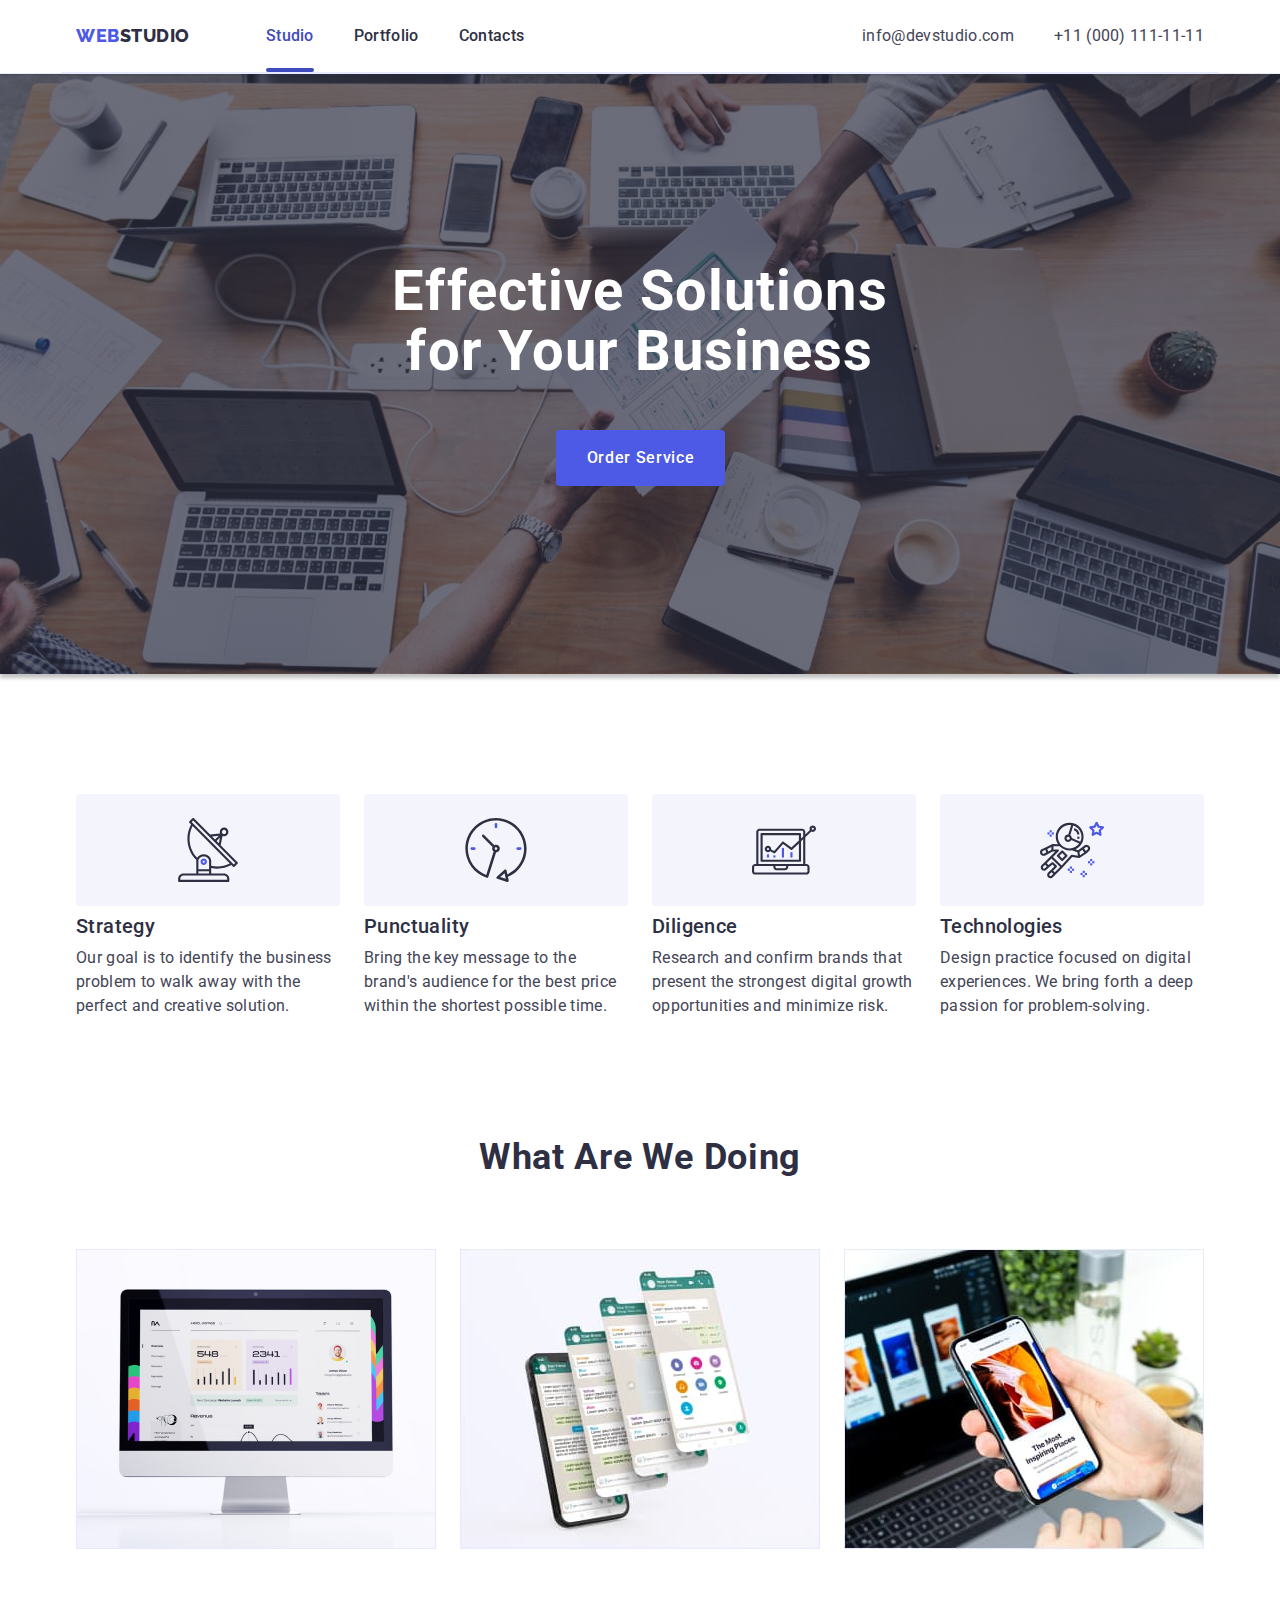
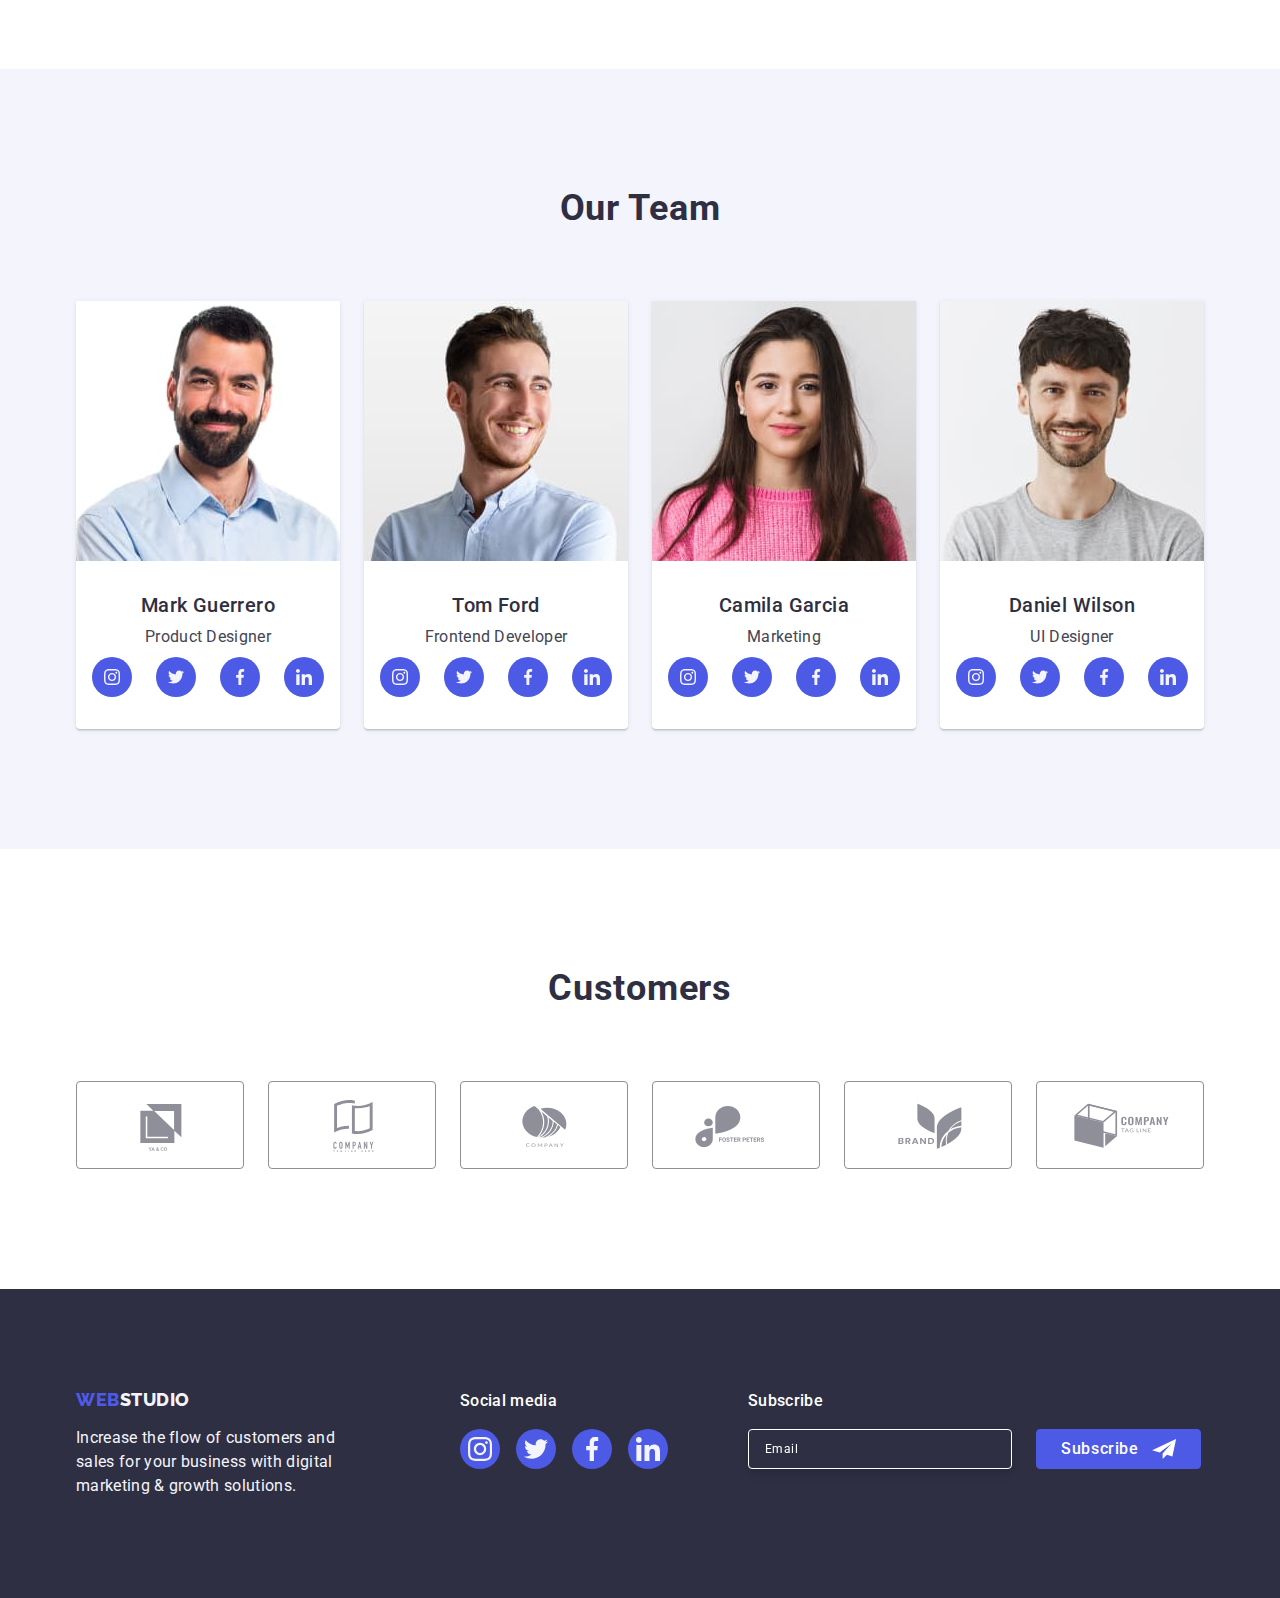
<file: index.html>
<!DOCTYPE html>
<html lang="en">
  <head>
    <meta charset="UTF-8" />
    <meta http-equiv="X-UA-Compatible" content="IE=edge" />
    <meta name="viewport" content="width=device-width, initial-scale=1.0" />
    <title>WebStudio</title>
    <link rel="preconnect" href="https://fonts.googleapis.com" />
    <link rel="preconnect" href="https://fonts.gstatic.com" crossorigin />
    <link
      href="https://fonts.googleapis.com/css2?family=Raleway:wght@900&family=Roboto:wght@400;500;700;900&display=swap"
      rel="stylesheet"
    />
    <link
      rel="stylesheet"
      href="https://cdn.jsdelivr.net/npm/modern-normalize@1.1.0/modern-normalize.min.css"
    />
    <link rel="stylesheet" href="css/styles.css" />
  </head>
  <body class="body">
    <!-- Header section -->
    <header class="header">
      <div class="header-container container">
        <nav class="menu-nav">
          <a class="logo link" href="./index.html">
            Web<span class="logo-dark">Studio</span></a
          >
          <ul class="menu-list list">
            <li>
              <a class="menu-link current link" href="./index.html">Studio</a>
            </li>
            <li>
              <a class="menu-link link" href="./portfolio.html">Portfolio</a>
            </li>
            <li><a class="menu-link link" href="">Contacts</a></li>
          </ul>
        </nav>
        <address class="address">
          <ul class="address-list list">
            <li>
              <a class="address-link link" href="mailto:info@devstudio.com"
                >info@devstudio.com</a
              >
            </li>
            <li>
              <a class="address-link link" href="tel:+110001111111"
                >+11 (000) 111-11-11</a
              >
            </li>
          </ul>
        </address>
      </div>
    </header>
    <!-- Main section -->
    <main>
      <!-- Hero section -->
      <section class="hero hero-section">
        <div class="hero-container container">
          <h1 class="title-hero">Effective Solutions for Your Business</h1>
          <button class="hero-button" type="button" data-modal-open>
            Order Service
          </button>
        </div>
      </section>
      <div class="backdrop is-hidden" data-modal>
        <div class="modal">
          <button class="modal-btn" data-modal-close>
            <svg class="modal-icon" width="8" height="8">
              <use href="./images/icons.svg#icon-cross"></use>
            </svg>
          </button>
          <strong class="modal-form-name"
            >Leave your contacts and we will call you back
          </strong>
          <form class="modal-form" name="order-form">
            <label class="modal-form-label" for="user_name">Name</label>
            <div class="modal-form-field">
              <input
                class="modal-form-input"
                type="text"
                name="user_name"
                id="user_name"
              />
              <svg class="modal-form-icon" width="18" height="24">
                <use href="./images/icons.svg#icon-user"></use>
              </svg>
            </div>
            <label class="modal-form-label" for="user_phone">Phone</label>
            <div class="modal-form-field">
              <input
                class="modal-form-input"
                type="tel"
                name="user_phone"
                id="user_phone"
              />
              <svg class="modal-form-icon" width="18" height="24">
                <use href="./images/icons.svg#icon-phone"></use>
              </svg>
            </div>
            <label class="modal-form-label" for="user_email">Email</label>
            <div class="modal-form-field">
              <input
                class="modal-form-input"
                type="email"
                name="user_email"
                id="user_email"
              />
              <svg class="modal-form-icon" width="18" height="24">
                <use href="./images/icons.svg#icon-email"></use>
              </svg>
            </div>
            <label class="modal-form-label" for="user_message">Comment</label>
            <textarea
              class="modal-form-message"
              name="user_message"
              rows="8"
              id="user_message"
              placeholder="Text input"
            ></textarea>
            <label class="modal-form-agreement" for="user_agreement">
              <input
                class="modal-form-agreement-box"
                type="checkbox"
                name="user_agreement"
                id="user_agreement"
              />
              <span class="modal-form-agreement-text"
                >I accept the terms and conditions of the
                <a class="modal-form-agreement-link" href=""
                  >Privacy Policy</a
                ></span
              >
            </label>
            <button class="form-button" type="submit">Send</button>
          </form>
        </div>
      </div>
      <section class="advantages-section section">
        <!-- Our advantages -->
        <div class="advantages-container container">
          <h2 class="title-section visually-hidden" hidden>Our advantages</h2>
          <ul class="advantages-icons list">
            <li class="advantages-item">
              <div class="advantages-item-container">
                <svg class="advantages-icon" width="64" height="64">
                  <use href="./images/icons.svg#icon-antenna"></use>
                </svg>
              </div>
            </li>
            <li class="advantages-item">
              <div class="advantages-item-container">
                <svg class="advantages-icon" width="64" height="64">
                  <use href="./images/icons.svg#icon-clock"></use>
                </svg>
              </div>
            </li>
            <li class="advantages-item">
              <div class="advantages-item-container">
                <svg class="advantages-icon" width="64" height="64">
                  <use href="./images/icons.svg#icon-diagram"></use>
                </svg>
              </div>
            </li>
            <li class="advantages-item">
              <div class="advantages-item-container">
                <svg class="advantages-icon" width="64" height="64">
                  <use href="./images/icons.svg#icon-astronaut"></use>
                </svg>
              </div>
            </li>
          </ul>
          <ul class="advantages-list list">
            <li class="advantages-item">
              <h3 class="advantages-subtitle-item">Strategy</h3>
              <p class="advantages-text">
                Our goal is to identify the business problem to walk away with
                the perfect and creative solution.
              </p>
            </li>
            <li class="advantages-item">
              <h3 class="advantages-subtitle-item">Punctuality</h3>
              <p class="advantages-text">
                Bring the key message to the brand's audience for the best price
                within the shortest possible time.
              </p>
            </li>
            <li class="advantages-item">
              <h3 class="advantages-subtitle-item">Diligence</h3>
              <p class="advantages-text">
                Research and confirm brands that present the strongest digital
                growth opportunities and minimize risk.
              </p>
            </li>
            <li class="advantages-item">
              <h3 class="advantages-subtitle-item">Technologies</h3>
              <p class="advantages-text">
                Design practice focused on digital experiences. We bring forth a
                deep passion for problem-solving.
              </p>
            </li>
          </ul>
        </div>
      </section>
      <!--What are we doing -->
      <section class="whatdoing-section section">
        <div class="container">
          <h2 class="title-section">What are we doing</h2>
          <ul class="whatdoing-list list">
            <li class="whatdoing-item whatdoing-item">
              <img src="./images/websites.jpg" alt="Websites" width="360" />
            </li>
            <li class="whatdoing-item whatdoing-item">
              <img
                src="./images/socialmedia.jpg"
                alt="Socialmedia"
                width="360"
              />
            </li>
            <li class="whatdoing-item whatdoing-item">
              <img src="./images/app.jpg" alt="App" width="360" />
            </li>
          </ul>
        </div>
      </section>
      <section class="section-team section">
        <div class="container">
          <!-- Our Team -->
          <h2 class="title-section">Our Team</h2>
          <ul class="team-list list">
            <li class="team-item">
              <img src="./images/mark.jpg" alt="Mark Guerrero" width="264" />
              <div class="team-card-content">
                <h3 class="team-subtitle-item">Mark Guerrero</h3>
                <p class="team-text">Product Designer</p>
                <ul class="social-icons-list list">
                  <li class="social-item">
                    <a
                      href="https://www.instagram.com/"
                      target="_blank"
                      rel="noopener noreferrer"
                      class="social-link link"
                      aria-label="icon instagram"
                      ><svg class="social-icon" width="16" height="16">
                        <use href="./images/icons.svg#icon-instagram"></use>
                      </svg>
                    </a>
                  </li>
                  <li class="social-item">
                    <a
                      class="social-link link"
                      href="https://twitter.com/"
                      target="_blank"
                      rel="noopener noreferrer"
                      aria-label="icon twitter"
                      ><svg class="social-icon" width="16" height="16">
                        <use href="./images/icons.svg#icon-twitter"></use>
                      </svg>
                    </a>
                  </li>
                  <li class="social-item">
                    <a
                      class="social-link link"
                      href="https://www.facebook.com/"
                      target="_blank"
                      rel="noopener noreferrer"
                      aria-label="icon facebook"
                      ><svg class="social-icon" width="16" height="16">
                        <use href="./images/icons.svg#icon-facebook"></use>
                      </svg>
                    </a>
                  </li>
                  <li class="social-item">
                    <a
                      class="social-link link"
                      href="https://www.linkedin.com/"
                      target="_blank"
                      rel="noopener noreferrer"
                      aria-label="icon linkedin"
                      ><svg class="social-icon" width="16" height="16">
                        <use href="./images/icons.svg#icon-linkedin"></use>
                      </svg>
                    </a>
                  </li>
                </ul>
              </div>
            </li>
            <li class="team-item">
              <img src="./images/tom.jpg" alt="Tom Ford" width="264" />
              <div class="team-card-content">
                <h3 class="team-subtitle-item">Tom Ford</h3>
                <p class="team-text">Frontend Developer</p>
                <ul class="social-icons-list list">
                  <li class="social-item">
                    <a
                      class="social-link link"
                      href="https://www.instagram.com/"
                      target="_blank"
                      rel="noopener noreferrer"
                      aria-label="icon antenna"
                      ><svg class="social-icon" width="16" height="16">
                        <use href="./images/icons.svg#icon-instagram"></use>
                      </svg>
                    </a>
                  </li>
                  <li class="social-item">
                    <a
                      class="social-link link"
                      href="https://twitter.com/"
                      target="_blank"
                      rel="noopener noreferrer"
                      aria-label="icon clock"
                      ><svg class="social-icon" width="16" height="16">
                        <use href="./images/icons.svg#icon-twitter"></use>
                      </svg>
                    </a>
                  </li>
                  <li class="social-item">
                    <a
                      class="social-link link"
                      href="https://www.facebook.com/"
                      target="_blank"
                      rel="noopener noreferrer"
                      aria-label="icon diagram"
                      ><svg class="social-icon" width="16" height="16">
                        <use href="./images/icons.svg#icon-facebook"></use>
                      </svg>
                    </a>
                  </li>
                  <li class="social-item">
                    <a
                      class="social-link link"
                      href="https://www.linkedin.com/"
                      target="_blank"
                      rel="noopener noreferrer"
                      aria-label="icon astronaut"
                      ><svg class="social-icon" width="16" height="16">
                        <use href="./images/icons.svg#icon-linkedin"></use>
                      </svg>
                    </a>
                  </li>
                </ul>
              </div>
            </li>
            <li class="team-item">
              <img src="./images/camila.jpg" alt="Camila Garcia" width="264" />
              <div class="team-card-content">
                <h3 class="team-subtitle-item">Camila Garcia</h3>
                <p class="team-text">Marketing</p>
                <ul class="social-icons-list list">
                  <li class="social-item">
                    <a
                      class="social-link link"
                      href="https://www.instagram.com/"
                      target="_blank"
                      rel="noopener noreferrer"
                      aria-label="icon antenna"
                      ><svg class="social-icon" width="16" height="16">
                        <use href="./images/icons.svg#icon-instagram"></use>
                      </svg>
                    </a>
                  </li>
                  <li class="social-item">
                    <a
                      class="social-link link"
                      href="https://twitter.com/"
                      target="_blank"
                      rel="noopener noreferrer"
                      aria-label="icon clock"
                      ><svg class="social-icon" width="16" height="16">
                        <use href="./images/icons.svg#icon-twitter"></use>
                      </svg>
                    </a>
                  </li>
                  <li class="social-item">
                    <a
                      href="https://www.facebook.com/"
                      target="_blank"
                      rel="noopener noreferrer"
                      class="social-link link"
                      aria-label="icon diagram"
                      ><svg class="social-icon" width="16" height="16">
                        <use href="./images/icons.svg#icon-facebook"></use>
                      </svg>
                    </a>
                  </li>
                  <li class="social-item">
                    <a
                      class="social-link link"
                      href="https://www.linkedin.com/"
                      target="_blank"
                      rel="noopener noreferrer"
                      aria-label="icon astronaut"
                      ><svg class="social-icon" width="16" height="16">
                        <use href="./images/icons.svg#icon-linkedin"></use>
                      </svg>
                    </a>
                  </li>
                </ul>
              </div>
            </li>
            <li class="team-item">
              <img src="./images/daniel.jpg" alt="Daniel Wilson" width="264" />
              <div class="team-card-content">
                <h3 class="team-subtitle-item">Daniel Wilson</h3>
                <p class="team-text">UI Designer</p>
                <ul class="social-icons-list list">
                  <li class="social-item">
                    <a
                      class="social-link link"
                      href="https://www.instagram.com/"
                      target="_blank"
                      rel="noopener noreferrer"
                      aria-label="icon antenna"
                      ><svg class="social-icon" width="16" height="16">
                        <use href="./images/icons.svg#icon-instagram"></use>
                      </svg>
                    </a>
                  </li>
                  <li class="social-item">
                    <a
                      class="social-link link"
                      href="https://twitter.com/"
                      target="_blank"
                      rel="noopener noreferrer"
                      aria-label="icon clock"
                      ><svg class="social-icon" width="16" height="16">
                        <use href="./images/icons.svg#icon-twitter"></use>
                      </svg>
                    </a>
                  </li>
                  <li class="social-item">
                    <a
                      class="social-link link"
                      href="https://www.facebook.com/"
                      target="_blank"
                      rel="noopener noreferrer"
                      aria-label="icon diagram"
                      ><svg class="social-icon" width="16" height="16">
                        <use href="./images/icons.svg#icon-facebook"></use>
                      </svg>
                    </a>
                  </li>
                  <li class="social-item">
                    <a
                      class="social-link link"
                      href="https://www.linkedin.com/"
                      target="_blank"
                      rel="noopener noreferrer"
                      aria-label="icon astronaut"
                      ><svg class="social-icon" width="16" height="16">
                        <use href="./images/icons.svg#icon-linkedin"></use>
                      </svg>
                    </a>
                  </li>
                </ul>
              </div>
            </li>
          </ul>
        </div>
      </section>
      <section class="customers-section section">
        <div class="customers-container container">
          <h2 class="title-section">Customers</h2>
          <ul class="customers-list list">
            <li class="customers-item">
              <a class="customers-link" href="" aria-label="icon logo"
                ><svg class="customers-icon" width="104" height="56">
                  <use href="./images/icons.svg#icon-Logo"></use>
                </svg>
              </a>
            </li>
            <li class="customers-item">
              <a
                class="customers-link"
                href="customers-icon"
                aria-label="icon logo-1"
                ><svg class="customers-icon" width="104" height="56">
                  <use href="./images/icons.svg#icon-Logo-1"></use>
                </svg>
              </a>
            </li>
            <li class="customers-item">
              <a
                class="customers-link"
                href="customers-icon"
                aria-label="icon logo-2"
                ><svg class="customers-icon" width="104" height="56">
                  <use href="./images/icons.svg#icon-Logo-2"></use>
                </svg>
              </a>
            </li>
            <li class="customers-item">
              <a
                class="customers-link"
                href="customers-icon"
                aria-label="icon logo-3"
                ><svg class="customers-icon" width="104" height="56">
                  <use href="./images/icons.svg#icon-Logo-3"></use>
                </svg>
              </a>
            </li>
            <li class="customers-item">
              <a
                class="customers-link"
                href="customers-icon"
                aria-label="icon logo-4"
                ><svg class="customers-icon" width="104" height="56">
                  <use href="./images/icons.svg#icon-Logo-4"></use>
                </svg>
              </a>
            </li>
            <li class="customers-item">
              <a
                class="customers-link"
                href="customers-icon"
                aria-label="icon logo-5"
                ><svg class="customers-icon" width="104" height="56">
                  <use href="./images/icons.svg#icon-Logo-5"></use>
                </svg>
              </a>
            </li>
          </ul>
        </div>
      </section>
    </main>
    <!-- Footer section -->
    <footer class="footer">
      <div class="footer-container container">
        <div class="footer-left">
          <a class="footer-logo link" href="./index.html">
            Web<span class="logo-light">Studio</span></a
          >
          <p class="footer-text">
            Increase the flow of customers and sales for your business with
            digital marketing & growth solutions.
          </p>
        </div>
        <div class="footer-right">
          <p class="footer-social-text">Social media</p>
          <ul class="footer-social-icons list">
            <li class="social-item">
              <a
                class="footer-social-link link"
                href="https://www.instagram.com/"
                target="_blank"
                rel="noopener noreferrer"
                aria-label="icon instagram"
                ><svg class="social-icon" width="24" height="24">
                  <use href="./images/icons.svg#icon-instagram"></use>
                </svg>
              </a>
            </li>
            <li class="social-item">
              <a
                class="footer-social-link link"
                href="https://twitter.com/"
                target="_blank"
                rel="noopener noreferrer"
                aria-label="icon twitter"
                ><svg class="social-icon" width="24" height="24">
                  <use href="./images/icons.svg#icon-twitter"></use>
                </svg>
              </a>
            </li>
            <li class="social-item">
              <a
                class="footer-social-link link"
                href="https://www.facebook.com/"
                target="_blank"
                rel="noopener noreferrer"
                aria-label="icon facebook"
                ><svg class="social-icon" width="24" height="24">
                  <use href="./images/icons.svg#icon-facebook"></use>
                </svg>
              </a>
            </li>
            <li class="social-item">
              <a
                class="footer-social-link link"
                href="https://www.linkedin.com/"
                target="_blank"
                rel="noopener noreferrer"
                aria-label="icon linkedin"
                ><svg class="social-icon" width="24" height="24">
                  <use href="./images/icons.svg#icon-linkedin"></use>
                </svg>
              </a>
            </li>
          </ul>
        </div>
        <div class="footer-form">
          <p class="footer-form-name">Subscribe</p>
          <form class="footer-subscribe-form" name="subscribe_form">
            <label class="footer-subscribe-label" for="subscribe_email">
              <input
                class="subscribe-form-input"
                type="email"
                name="subscribe_email"
                id="subscribe_email"
                placeholder="Email"
              />
            </label>
            <button class="subscribe-button button" type="submit">
              Subscribe
              <svg class="subscribe-icon" width="24" height="20">
                <use href="./images/icons.svg#icon-icon-send"></use>
              </svg>
            </button>
          </form>
        </div>
      </div>
    </footer>
    <script src="./js/modal.js"></script>
  </body>
</html>
</file>
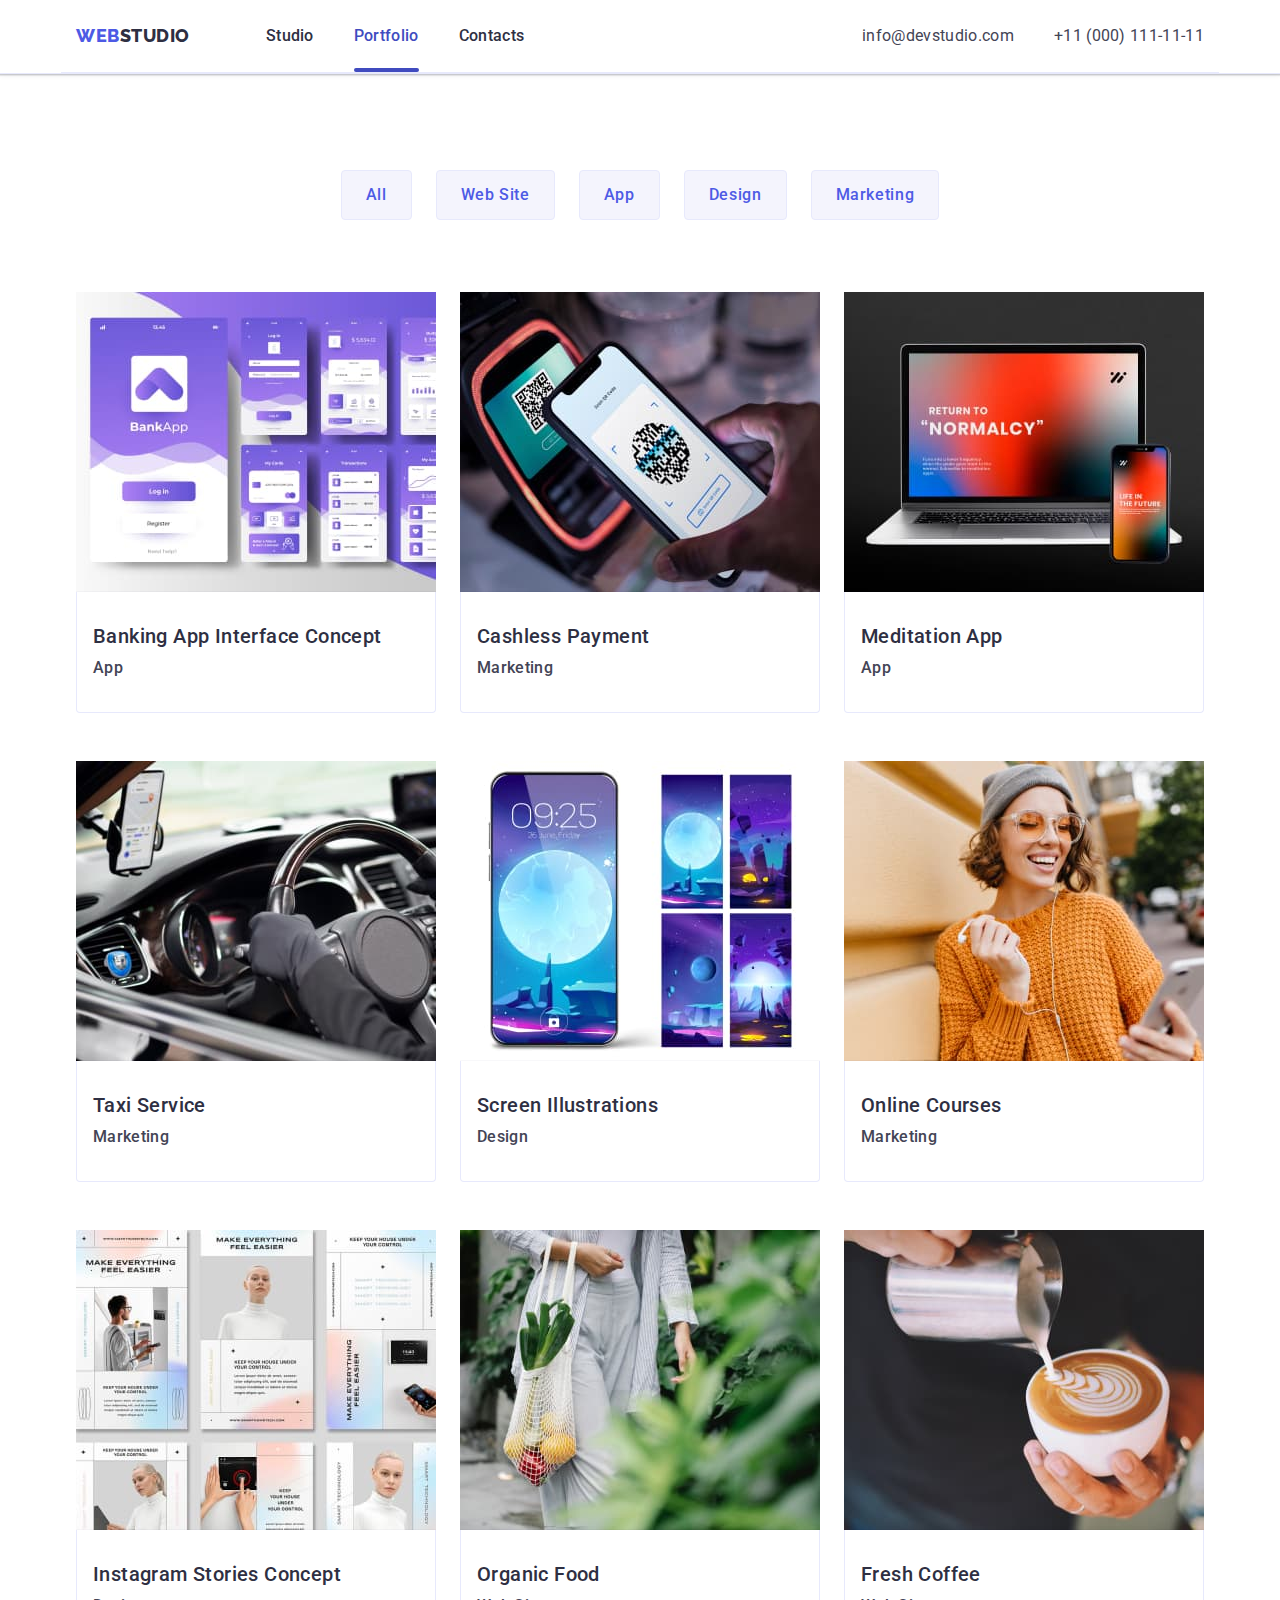
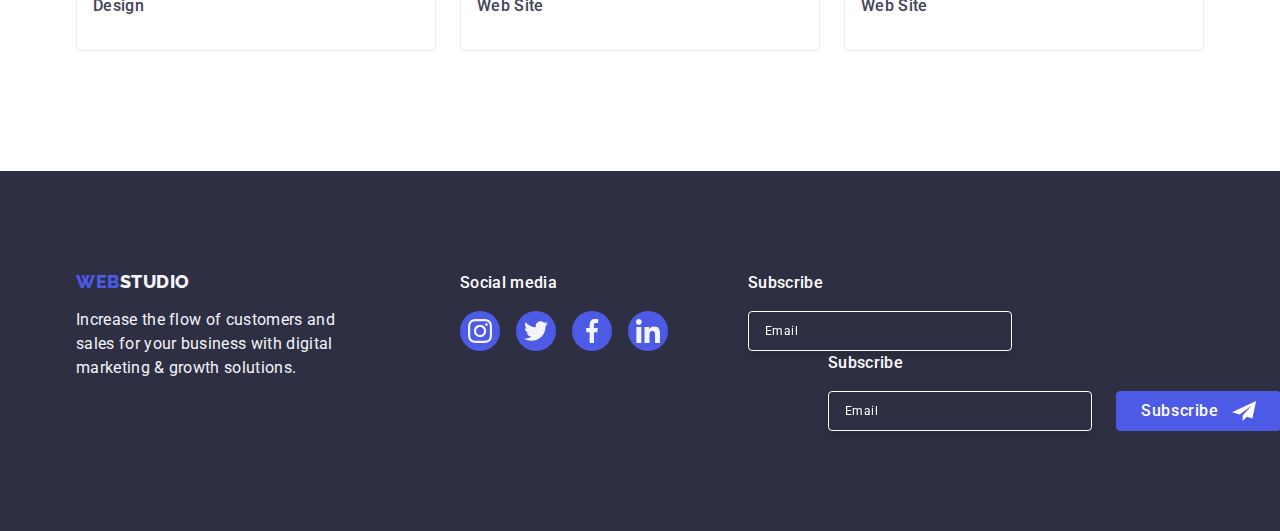
<file: portfolio.html>
<!DOCTYPE html>
<html lang="en">
  <head>
    <meta charset="UTF-8" />
    <meta http-equiv="X-UA-Compatible" content="IE=edge" />
    <meta name="viewport" content="width=device-width, initial-scale=1.0" />
    <title>Portfolio</title>
    <link rel="preconnect" href="https://fonts.googleapis.com" />
    <link rel="preconnect" href="https://fonts.gstatic.com" crossorigin />
    <link
      href="https://fonts.googleapis.com/css2?family=Raleway:wght@900&family=Roboto:wght@400;500;700;900&display=swap"
      rel="stylesheet"
    />
    <link
      rel="stylesheet"
      href="https://cdn.jsdelivr.net/npm/modern-normalize@1.1.0/modern-normalize.min.css"
    />
    <link rel="stylesheet" href="css/styles.css" />
  </head>
  <body class="body">
    <!-- Header section -->
    <header class="header">
      <div class="header-container container">
        <nav class="menu-nav">
          <a class="logo link" href="./index.html">
            Web<span class="logo-dark">Studio</span></a
          >
          <ul class="menu-list list">
            <li>
              <a class="menu-link link" href="./index.html">Studio</a>
            </li>
            <li>
              <a class="menu-link current link" href="./portfolio.html"
                >Portfolio</a
              >
            </li>
            <li><a class="menu-link link" href="">Contacts</a></li>
          </ul>
        </nav>
        <address class="address">
          <ul class="address-list list">
            <li>
              <a class="adress-item link" href="mailto:info@devstudio.com"
                >info@devstudio.com</a
              >
            </li>
            <li>
              <a class="adress-item link" href="tel:+110001111111"
                >+11 (000) 111-11-11</a
              >
            </li>
          </ul>
        </address>
      </div>
    </header>
    <main class="main">
      <section class="portfolio-section section">
        <div class="container">
          <h1 hidden>Portfolio</h1>
          <!-- Options -->
          <ul class="portfolio-list-buttons list">
            <li>
              <button class="portfolio-button button" type="button">All</button>
            </li>
            <li>
              <button class="portfolio-button button" type="button">
                Web Site
              </button>
            </li>
            <li>
              <button class="portfolio-button button" type="button">App</button>
            </li>
            <li>
              <button class="portfolio-button button" type="button">
                Design
              </button>
            </li>
            <li>
              <button class="portfolio-button button" type="button">
                Marketing
              </button>
            </li>
          </ul>
          <!-- Our products -->
          <ul class="portfolio-list list">
            <li class="portfolio-item">
              <a class="portfolio-link link" href="">
                <div class="portfolio-box">
                  <img
                    src="./images/appicons.jpg"
                    alt="Banking App Interface Concept"
                    width="360"
                  />
                  <div class="overlay">
                    <p class="overlay-portfolio">
                      Lorem ipsum dolor sit amet consectetur adipisicing elit.
                      Distinctio, veniam.
                    </p>
                  </div>
                </div>
                <div class="portfolio-card-content">
                  <h2 class="title-section-item">
                    Banking App Interface Concept
                  </h2>
                  <p class="portfolio-text">App</p>
                </div></a
              >
            </li>
            <li class="portfolio-item">
              <a class="portfolio-link link" href="">
                <div class="portfolio-box">
                  <img
                    src="./images/qrcode.jpg"
                    alt="Cashless Payment"
                    width="360"
                  />
                  <div class="overlay">
                    <p class="overlay-portfolio">
                      Lorem ipsum dolor sit amet consectetur adipisicing elit.
                      Distinctio, veniam.
                    </p>
                  </div>
                </div>
                <div class="portfolio-card-content">
                  <h2 class="title-section-item">Cashless Payment</h2>
                  <p class="portfolio-text">Marketing</p>
                </div></a
              >
            </li>
            <li class="portfolio-item">
              <a class="portfolio-link link" href="">
                <div class="portfolio-box">
                  <img src="./images/pc.jpg" alt="Meditation App" width="360" />
                  <div class="overlay">
                    <p class="overlay-portfolio">
                      Lorem ipsum dolor sit amet consectetur adipisicing elit.
                      Distinctio, veniam.
                    </p>
                  </div>
                </div>
                <div class="portfolio-card-content">
                  <h2 class="title-section-item">Meditation App</h2>
                  <p class="portfolio-text">App</p>
                </div></a
              >
            </li>
            <li class="portfolio-item">
              <a class="portfolio-link link" href="">
                <div class="portfolio-box">
                  <img src="./images/car.jpg" alt="Taxi Service" width="360" />
                  <div class="overlay">
                    <p class="overlay-portfolio">
                      Lorem ipsum dolor sit amet consectetur adipisicing elit.
                      Distinctio, veniam.
                    </p>
                  </div>
                </div>
                <div class="portfolio-card-content">
                  <h2 class="title-section-item">Taxi Service</h2>
                  <p class="portfolio-text">Marketing</p>
                </div></a
              >
            </li>
            <li class="portfolio-item">
              <a class="portfolio-link link" href="">
                <div class="portfolio-box">
                  <img
                    src="./images/skreens.jpg"
                    alt="Screen Illustrations"
                    width="360"
                  />
                  <div class="overlay">
                    <p class="overlay-portfolio">
                      Lorem ipsum dolor sit amet consectetur adipisicing elit.
                      Distinctio, veniam.
                    </p>
                  </div>
                </div>
                <div class="portfolio-card-content">
                  <h2 class="title-section-item">Screen Illustrations</h2>
                  <p class="portfolio-text">Design</p>
                </div></a
              >
            </li>
            <li class="portfolio-item">
              <a class="portfolio-link link" href="">
                <div class="portfolio-box">
                  <img
                    src="./images/girl.jpg"
                    alt="Online Courses"
                    width="360"
                  />
                  <div class="overlay">
                    <p class="overlay-portfolio">
                      Lorem ipsum dolor sit amet consectetur adipisicing elit.
                      Distinctio, veniam.
                    </p>
                  </div>
                </div>
                <div class="portfolio-card-content">
                  <h2 class="title-section-item">Online Courses</h2>
                  <p class="portfolio-text">Marketing</p>
                </div></a
              >
            </li>
            <li class="portfolio-item">
              <a class="portfolio-link link" href="">
                <div class="portfolio-box">
                  <img
                    src="./images/concept.jpg"
                    alt="Instagram Stories Concept"
                    width="360"
                  />
                  <div class="overlay">
                    <p class="overlay-portfolio">
                      Lorem ipsum dolor sit amet consectetur adipisicing elit.
                      Distinctio, veniam.
                    </p>
                  </div>
                </div>
                <div class="portfolio-card-content">
                  <h2 class="title-section-item">Instagram Stories Concept</h2>
                  <p class="portfolio-text">Design</p>
                </div></a
              >
            </li>
            <li class="portfolio-item">
              <a class="portfolio-link link" href="">
                <div class="portfolio-box">
                  <img src="./images/bag.jpg" alt="Organic Food" width="360" />
                  <div class="overlay">
                    <p class="overlay-portfolio">
                      Lorem ipsum dolor sit amet consectetur adipisicing elit.
                      Distinctio, veniam.
                    </p>
                  </div>
                </div>
                <div class="portfolio-card-content">
                  <h2 class="title-section-item">Organic Food</h2>
                  <p class="portfolio-text">Web Site</p>
                </div></a
              >
            </li>
            <li class="portfolio-item">
              <a class="portfolio-link link" href="">
                <div class="portfolio-box">
                  <img
                    src="./images/coffe.jpg"
                    alt="Fresh Coffee"
                    width="360"
                  />
                  <div class="overlay">
                    <p class="overlay-portfolio">
                      Lorem ipsum dolor sit amet consectetur adipisicing elit.
                      Distinctio, veniam.
                    </p>
                  </div>
                </div>
                <div class="portfolio-card-content">
                  <h2 class="title-section-item">Fresh Coffee</h2>
                  <p class="portfolio-text">Web Site</p>
                </div></a
              >
            </li>
          </ul>
        </div>
      </section>
    </main>
    <!-- Footer section -->
    <footer class="footer">
      <div class="footer-container container">
        <div class="footer-left">
          <a class="footer-logo link" href="./index.html">
            Web<span class="logo-light">Studio</span></a
          >
          <p class="footer-text">
            Increase the flow of customers and sales for your business with
            digital marketing & growth solutions.
          </p>
        </div>
        <div class="footer-right">
          <p class="footer-social-text">Social media</p>
          <ul class="footer-social-icons list">
            <li class="social-item">
              <a
                class="footer-social-link link"
                href="https://www.instagram.com/"
                target="_blank"
                rel="noopener noreferrer"
                aria-label="icon instagram"
                ><svg class="social-icon" width="24" height="24">
                  <use href="./images/icons.svg#icon-instagram"></use>
                </svg>
              </a>
            </li>
            <li class="social-item">
              <a
                class="footer-social-link link"
                href="https://twitter.com/"
                target="_blank"
                rel="noopener noreferrer"
                aria-label="icon twitter"
                ><svg class="social-icon" width="24" height="24">
                  <use href="./images/icons.svg#icon-twitter"></use>
                </svg>
              </a>
            </li>
            <li class="social-item">
              <a
                class="footer-social-link link"
                href="https://www.facebook.com/"
                target="_blank"
                rel="noopener noreferrer"
                aria-label="icon facebook"
                ><svg class="social-icon" width="24" height="24">
                  <use href="./images/icons.svg#icon-facebook"></use>
                </svg>
              </a>
            </li>
            <li class="social-item">
              <a
                class="footer-social-link link"
                href="https://www.linkedin.com/"
                target="_blank"
                rel="noopener noreferrer"
                aria-label="icon linkedin"
                ><svg class="social-icon" width="24" height="24">
                  <use href="./images/icons.svg#icon-linkedin"></use>
                </svg>
              </a>
            </li>
          </ul>
        </div>
        <div class="footer-form">
          <div>
            <strong class="footer-form-name">Subscribe</strong>
            <form class="footer-subscribe-form" name="subscribe_form">
              <label
                class="footer-subscribe-label"
                for="subscribe_email"
              ></label>
              <input
                class="subscribe-form-input"
                type="email"
                name="subscribe_email"
                id="subscribe_email"
                placeholder="Email"
              />
            </form>
          </div>
          <div>
            <div class="footer-form">
              <p class="footer-form-name">Subscribe</p>
              <form class="footer-subscribe-form" name="subscribe_form">
                <label class="footer-subscribe-label" for="subscribe_email">
                  <input
                    class="subscribe-form-input"
                    type="email"
                    name="subscribe_email"
                    id="subscribe_email"
                    placeholder="Email"
                  />
                </label>
                <button class="subscribe-button button" type="submit">
                  Subscribe
                  <svg class="subscribe-icon" width="24" height="20">
                    <use href="./images/icons.svg#icon-icon-send"></use>
                  </svg>
                </button>
              </form>
            </div>
          </div>
        </div>
      </div>
    </footer>
  </body>
</html>
</file>
<file: css/styles.css>
:root {
  --color-iris: #4d5ae5;
  --color-ocean: #404bbf;
  --color-navy-blue: #2e2f42;
  --color-green: #31d0aa;
  --color-slate: #434455;
  --color-light-slate: #8e8f99;
  --color-cornflower: #e7e9fc;
  --color-cloud: #f4f4fd;
  --color-navy-blue-modal: #2e2f42;
  --color-grey: #2e2f42;
  --color-white: #ffffff;
  --color-dairy: #fcfcfc;
  --main-font: "Roboto", sans-serif;
  --secondary-font: "Raleway", sans-serif;
  --header-idx: 10;
  --modal-idx: 100;
}
/* Body */
.body {
  font-family: var(--main-font);
  font-size: 16px;
  line-height: 1.5;
  letter-spacing: 0.02em;
  background-color: var(--color-white);
  color: var(--color-slate);
}
/* reset star */
h1,
h2,
h3,
h4,
h5,
h6,
p {
  margin: 0;
}

img {
  display: block;
  max-width: 100%;
  height: auto;
}
.container {
  max-width: 1158px;
  padding: 0 15px;
  margin: 0 auto;
}
.list {
  list-style: none;
  padding: 0;
  margin: 0;
}
.link {
  text-decoration: none;
}
/* reset end */

/* Header section */
.header {
  position: relative;
  z-index: var(--header-idx);
  border-bottom: 1px solid var(--color-cornflower);
  box-shadow: 0px 2px 1px rgba(46, 47, 66, 0.08),
    0px 1px 1px rgba(46, 47, 66, 0.16), 0px 1px 6px rgba(46, 47, 66, 0.08);
}
.header-container {
  display: flex;
  align-items: center;
  border-bottom: 1px solid var(--color-cornflower);
}
.menu-nav {
  display: flex;
  align-items: center;
  margin-right: auto;
}
.menu-list {
  display: flex;
  align-items: center;
  gap: 40px;
}
.menu-link {
  display: block;
  padding: 24px 0;
  position: relative;
}
.menu-link::after {
  position: absolute;
  bottom: 0;
  left: 0;
  content: "";
  display: block;
  width: 100%;
  height: 4px;
  border-radius: 4px;
  transition-property: color var(--color-ocean);
  transition-duration: 250ms;
  transition-timing-function: cubic-bezier(0.4, 0, 0.2, 1);
}
.menu-link.current.link {
  color: var(--color-ocean);
}

.menu-link.current::after {
  background-color: var(--color-ocean);
}
.logo {
  font-family: var(--secondary-font);
  font-weight: 800;
  font-size: 18px;
  line-height: 1.17;
  letter-spacing: 0.03em;
  text-transform: uppercase;
  color: var(--color-iris);
  text-decoration: none;
  margin-right: 76px;
}
.logo-light {
  color: var(--color-cloud);
}
.logo-dark {
  color: var(--color-navy-blue);
}
.list .link {
  font-weight: 500;
  font-size: 16px;
  line-height: 1.5;
  letter-spacing: 0.02em;
  list-style: none;
  text-decoration: none;
  color: var(--color-navy-blue);
  transition-property: color var(--color-ocean);
  transition-duration: 250ms;
  transition-timing-function: cubic-bezier(0.4, 0, 0.2, 1);
}
.list .link:hover,
.list .link:focus {
  color: var(--color-ocean);
}
.address-list {
  display: flex;
  align-items: center;
  gap: 40px;
}
.address {
  font-style: normal;
}
.address .link {
  text-decoration: none;
  font-style: normal;
  list-style: none;
  font-weight: 400;
  color: var(--color-slate);
}
/* Hero section */

.hero-section {
  padding: 188px 0;
  margin-left: auto;
  margin-right: auto;
  background-position: center;
  background-size: cover;
  background-repeat: no-repeat;
  max-width: 1440px;
  background-color: var(--color-grey);
  background-image: linear-gradient(
      rgba(46, 47, 66, 0.7),
      rgba(46, 47, 66, 0.7)
    ),
    url(../images/peopleoffice.jpg);
  box-shadow: 0px 4px 4px rgba(0, 0, 0, 0.25);
}
.title-hero {
  color: var(--color-white);
  font-size: 56px;
  line-height: 1.07;
  letter-spacing: 0.02em;
  max-width: 496px;
  margin: 0 auto 48px auto;
  text-align: center;
}
.hero-button {
  display: block;
  flex-direction: row;
  align-items: center;
  min-width: 169px;
  height: 56px;
  margin-left: 480px;
  margin-right: 480px;
  margin-top: 48px;
  border-radius: 4px;
  border: none;
  background-color: var(--color-iris);
  color: var(--color-white);
  font-family: inherit;
  font-weight: 500;
  font-size: 16px;
  line-height: 1.5;
  letter-spacing: 0.04em;
  cursor: pointer;
  transition-property: background-color var(--color-ocean);
  transition-duration: 250ms;
  transition-timing-function: cubic-bezier(0.4, 0, 0.2, 1);
}
.hero-button:hover,
.hero-button:focus {
  background-color: var(--color-ocean);
}
/* Modal window */
.backdrop {
  position: fixed;
  top: 0;
  left: 0;
  width: 100%;
  height: 100%;
  z-index: var(--modal-idx);
  background: rgba(46, 47, 66, 0.4);
  transition: opacity 200ms ease, visibility 200ms ease,
    backdrop-filter 200ms ease;
  backdrop-filter: blur(4px);
}
.backdrop.is-hidden {
  opacity: 0;
  visibility: hidden;
  pointer-events: none;
  backdrop-filter: blur(0);
}
.modal {
  position: absolute;
  top: 50%;
  left: 50%;
  transform: translate(-50%, -50%);
  width: 408px;
  min-height: 584px;
  background-color: var(--color-dairy);
  box-shadow: 0px 1px 1px rgba(0, 0, 0, 0.14), 0px 1px 3px rgba(0, 0, 0, 0.12),
    0px 2px 1px rgba(0, 0, 0, 0.2);
  border-radius: 4px;
  padding: 72px 24px 24px 24px;
  transition: transform 400ms ease-in 200ms, opacity 400ms ease-in 200ms;
}
.modal-btn {
  position: absolute;
  top: 24px;
  right: 24px;
  margin-bottom: 24px;
  display: flex;
  justify-content: center;
  align-items: center;
  margin-left: auto;
  border-radius: 50%;
  background-color: var(--color-cornflower);
  border: 1px solid rgba(0, 0, 0, 0.1);
  width: 24px;
  height: 24px;
  transition-property: fill-color var(--color-white),
    background-color var(--color-ocean);
  transition-duration: 250ms;
  transition-timing-function: cubic-bezier(0.4, 0, 0.2, 1);
}
.modal-btn:hover {
  cursor: pointer;
  background-color: var(--color-ocean);
  fill: var(--color-white);
}

.modal-form-name {
  display: block;
  margin-bottom: 16px;
  font-family: "Roboto";
  font-style: normal;
  font-weight: 500;
  font-size: 16px;
  line-height: 1.5;
  text-align: center;
  letter-spacing: 0.02em;
  color: var(--color-navy-blue);
}

.modal-form-label {
  display: block;
  margin-bottom: 4px;
  font-family: "Roboto";
  font-weight: 400;
  font-size: 12px;
  line-height: 1.17;
  letter-spacing: 0.04em;
  color: var(--color-slate);
}
.modal-form-field {
  position: relative;
  margin-bottom: 8px;
}
.modal-form-input {
  box-sizing: border-box;
  width: 100%;
  height: 40px;
  padding-left: 38px;
  padding-right: 38px;
  border: 1px solid rgba(46, 47, 66, 0.4);
  border-radius: 4px;
  outline: 2px solid transparent;
  transition-property: border-color var(--color-iris);
  transition-duration: 250ms;
  transition-timing-function: cubic-bezier(0.4, 0, 0.2, 1);
}
.modal-form-input:focus {
  border: 1px solid var(--color-iris);
}
.modal-form-icon {
  position: absolute;
  top: 50%;
  left: 16px;
  transform: translateY(-50%);
  transition-property: fill-color var(--color-iris);
  transition-duration: 250ms;
  transition-timing-function: cubic-bezier(0.4, 0, 0.2, 1);
  pointer-events: none;
}
.modal-form-input:focus + .modal-form-icon {
  fill: var(--color-iris);
}

.modal-form-message {
  font-size: 12px;
  margin-bottom: 16px;
  display: block;
  width: 100%;
  min-height: 120px;
  max-height: 180px;
  resize: none;
  border: 1px solid rgba(46, 47, 66, 0.4);
  border-radius: 4px;
  padding-top: 8px;
  padding-left: 16px;
  outline: 2px solid transparent;
  transition-property: border-color var(--color-iris);
  transition-duration: 250ms;
  transition-timing-function: cubic-bezier(0.4, 0, 0.2, 1);
}
.modal-form-message::placeholder {
  font-family: "Roboto";
  font-weight: 400;
  font-size: 12px;
  line-height: 1.17;
  letter-spacing: 0.04em;
  color: rgba(46, 47, 66, 0.4);
}
.modal-form-message:focus {
  border: 1px solid var(--color-iris);
}
.modal-form-agreement {
  display: flex;
  justify-content: center;
  gap: 8px;
}
.modal-form-agreement-box {
  width: 16px;
  height: 16px;
  appearance: none;
  border: 1px solid rgba(46, 47, 66, 0.4);
  border-radius: 2px;
  margin-bottom: 24px;
  background-image: url("data:image/svg+xml,%3Csvg width='10' height='8' viewBox='0 0 10 8' fill='none' xmlns='http://www.w3.org/2000/svg'%3E%3Cpath d='M8.44558 0.255056C8.61838 0.089653 8.84834 -0.00178848 9.08693 2.65108e-05C9.32551 0.0018415 9.55407 0.0967713 9.72436 0.264784C9.89466 0.432797 9.99337 0.660752 9.99968 0.900549C10.006 1.14034 9.91939 1.37323 9.75816 1.55005L4.86357 7.70436C4.7794 7.79551 4.67782 7.86865 4.5649 7.91942C4.45198 7.97018 4.33003 7.99754 4.20636 7.99984C4.08268 8.00214 3.95981 7.97935 3.8451 7.93282C3.73038 7.88629 3.62618 7.81698 3.53872 7.72903L0.292827 4.46564C0.202435 4.38096 0.129933 4.27884 0.0796475 4.16537C0.0293621 4.05191 0.00232279 3.92942 0.000143182 3.80522C-0.00203643 3.68102 0.0206883 3.55765 0.0669613 3.44248C0.113234 3.3273 0.182108 3.22267 0.269473 3.13483C0.356838 3.047 0.460905 2.97775 0.575465 2.93123C0.690026 2.88471 0.812734 2.86186 0.936267 2.86405C1.0598 2.86624 1.18163 2.89343 1.29449 2.94398C1.40734 2.99454 1.50892 3.06743 1.59315 3.15831L4.16189 5.73967L8.42227 0.28219C8.42994 0.272694 8.43813 0.263635 8.4468 0.255056H8.44558Z' fill='%23F4F4FD'/%3E%3C/svg%3E");
  background-position: center;
  background-repeat: no-repeat;
  background-size: 0;
  transition-property: background-color var(--color-ocean),
    border-color var(--color-ocean);
  transition-duration: 250ms;
  transition-timing-function: cubic-bezier(0.4, 0, 0.2, 1);
}
.modal-form-agreement-box:checked {
  background-color: var(--color-ocean);
  border: 1px solid var(--color-ocean);
  border-radius: 2px;
  background-size: 10px;
}
.modal-form-agreement-text {
  font-family: "Roboto";
  font-weight: 400;
  font-size: 12px;
  line-height: 1.17x;
  letter-spacing: 0.04em;
  color: #8e8f99;
}
.modal-form-agreement-link {
  color: var(--color-iris);
}
.form-button {
  display: block;
  margin: 0 auto;
  width: 169px;
  height: 56px;
  cursor: pointer;
  justify-content: center;
  background: var(--color-iris);
  color: var(--color-white);
  box-shadow: 0px 4px 4px rgba(0, 0, 0, 0.15);
  border-radius: 4px;
  border: none;
  transition-property: background-color var(--color-ocean);
  transition-duration: 250ms;
  transition-timing-function: cubic-bezier(0.4, 0, 0.2, 1);
}
.form-button:hover,
.form-button:focus {
  background-color: var(--color-ocean);
}

/* Our advantages */
.advantages-section {
  padding: 120px 0;
}
/* Icons */
.advantages-item-container {
  display: flex;
  align-items: center;
  justify-content: center;
  height: 112px;
  width: 264px;
  background-color: var(--color-cloud);
  border-radius: 4px;
  margin-bottom: 8px;
}
.advantages-icons {
  display: flex;
  justify-content: center;
  gap: 24px;
}

.advantages-container {
  display: flex;
  flex-wrap: wrap;
}

.visually-hidden {
  position: absolute;
  width: 1px;
  height: 1px;
  margin: -1px;
  border: 0;
  padding: 0;
  white-space: nowrap;
  clip-path: inset(100%);
  clip: rect(0 0 0 0);
  overflow: hidden;
}
.advantages-list {
  display: flex;
  flex-wrap: wrap;
  justify-content: center;
  gap: 24px;
  list-style-type: none;
  letter-spacing: 0.02em;
}
.advantages-item {
  width: calc((100% - 72px) / 4);
}
.advantages-text {
  color: var(--color-slate);
}
.advantages-subtitle-item {
  margin-bottom: 8px;
  font-weight: 500;
  font-size: 20px;
  line-height: 1.2;
  letter-spacing: 0.02em;
  color: var(--color-navy-blue);
}

/* What are we doing */
.whatdoing-section {
  padding-bottom: 120px;
}

.title-section {
  font-weight: 700;
  font-size: 36px;
  line-height: 1.1;
  text-align: center;
  letter-spacing: 0.02em;
  text-transform: capitalize;
  color: var(--color-navy-blue);
  margin-bottom: 72px;
}
.whatdoing-list {
  display: flex;
  flex-wrap: wrap;
  justify-content: center;
  gap: 24px;
  list-style-type: none;
  letter-spacing: 0.02em;
}
.whatdoing-item {
  width: calc((100% - 48px) / 3);
}

/* Our Team  */
.section-team {
  padding: 120px 0;
  background-color: var(--color-cloud);
}
.team-list {
  display: flex;
  flex-wrap: wrap;
  justify-content: center;
  gap: 24px;
  list-style-type: none;
  letter-spacing: 0.02em;
}

.team-item {
  width: calc((100% - 72px) / 4);
  box-shadow: 0px 1px 6px rgba(46, 47, 66, 0.08),
    0px 1px 1px rgba(46, 47, 66, 0.16), 0px 2px 1px rgba(46, 47, 66, 0.08);
  font-family: "Roboto", sans-serif;
  font-size: 16px;
  line-height: 1.5;
  letter-spacing: 0.02em;
  background-color: var(--color-white);
  cursor: pointer;
  border-radius: 0px 0px 4px 4px;
}
.team-card-content {
  padding: 32px 0;
  text-align: center;
}

.team-subtitle-item {
  margin-bottom: 8px;
  font-weight: 500;
  font-size: 20px;
  line-height: 1.2;
  letter-spacing: 0.02em;
  color: var(--color-navy-blue);
}

.team-text {
  color: var(--color-slate);
  margin-bottom: 8px;
}

.social-icons-list {
  display: flex;
  justify-content: center;
  gap: 24px;
}
.social-item {
  width: 40px;
  height: 40px;
}

.social-link {
  display: flex;
  justify-content: center;
  align-items: center;
  width: 100%;
  height: 100%;
  background-color: var(--color-iris);
  border-radius: 50%;
  fill: var(--color-cloud);
  transition-property: background-color var(--color-ocean);
  transition-duration: 250ms;
  transition-timing-function: cubic-bezier(0.4, 0, 0.2, 1);
}
.social-link:hover,
.social-link:focus {
  background-color: var(--color-ocean);
  animation: shake 2s;
}
@keyframes shake {
  0%,
  50%,
  100% {
    transform: rotate(0deg);
  }

  10%,
  30% {
    transform: rotate(-10deg);
  }

  20%,
  40% {
    transform: rotate(10deg);
  }
}
/* Customers */
.customers-section {
  padding: 120px 0;
}

.customers-list {
  display: flex;
  justify-content: center;
  gap: 24px;
  border-bottom: 120px;
}
.customers-link {
  display: flex;
  justify-content: center;
  align-items: center;
  width: 168px;
  height: 88px;
  border: 1px solid var(--color-light-slate);
  border-radius: 4px;
  color: var(--color-light-slate);
  transition-property: color var(--color-ocean), border-color var(--color-ocean);
  transition-duration: 250ms;
  transition-timing-function: cubic-bezier(0.4, 0, 0.2, 1);
}

.customers-link:hover,
.customers-link:focus {
  color: var(--color-ocean);
  border-color: var(--color-ocean);
}
.customers-link:hover .customers-icon {
  transform: scale(1.3);
}

.customers-icon {
  fill: currentColor;
  transition: transform 500ms linear;
}

/* Portfolio */
.portfolio-section {
  padding: 96px 0 120px;
}

/* Buttons */
.portfolio-list-buttons {
  display: flex;
  align-items: center;
  gap: 24px;
  justify-content: center;
  margin-bottom: 72px;
}

.portfolio-button:hover,
.portfolio-button:focus {
  box-shadow: 0px 3px 1px rgba(0, 0, 0, 0.1), 0px 2px 1px rgba(0, 0, 0, 0.08),
    0px 2px 2px rgba(0, 0, 0, 0.12);
}
.button {
  font-family: inherit;
  font-weight: 500;
  font-size: 16px;
  line-height: 1.5;
  display: flex;
  align-items: center;
  letter-spacing: 0.04em;
  background-color: var(--color-cloud);
  color: var(--color-iris);
  cursor: pointer;
  padding: 12px 24px;
  border: 1px solid var(--color-cornflower);
  border-radius: 4px;
  transition-property: color var(--color-white),
    background-color var(--color-ocean);
  transition-duration: 250ms;
  transition-timing-function: cubic-bezier(0.4, 0, 0.2, 1);
}

.button:hover,
.button:focus {
  font-family: inherit;
  color: var(--color-white);
  background-color: var(--color-ocean);
  font-weight: 500;
  border: 1px solid transparent;
  border: 1px solid transparent;
}
/* Portfolio list */

.portfolio-list {
  column-gap: 24px;
  row-gap: 48px;
}
.portfolio-list {
  display: flex;
  flex-wrap: wrap;
  justify-content: center;
  list-style-type: none;
  letter-spacing: 0.02em;
}

.portfolio-item {
  width: calc((100% - 48px) / 3);
  font-family: "Roboto", sans-serif;
  font-size: 16px;
  line-height: 1.5;
  letter-spacing: 0.02em;
  background-color: var(--color-white);
  cursor: pointer;
  border-radius: 0px 0px 4px 4px;
}
.portfolio-link:hover .overlay {
  transform: translateY(0);
}
.portfolio-link:focus .overlay {
  transform: translateY(0);
}

.portfolio-box {
  position: relative;
  overflow: hidden;
}
.overlay {
  position: absolute;
  top: 0;
  bottom: 0;
  transform: translateY(100%);
  width: 100%;
  height: 100%;
  background-color: var(--color-iris);
  transition: transform 700ms;
  transition-timing-function: cubic-bezier(0.4, 0, 0.2, 1);

  border: 1px solid #000000;
  box-shadow: 0px 4px 4px rgba(0, 0, 0, 0.25);
}

.overlay-portfolio {
  padding-top: 40px;
  padding-left: 32px;
  padding-bottom: 164px;
  padding-right: 32px;
  color: var(--color-cloud);
  text-align: center;
}
.portfolio-link {
  display: block;
  transition-property: box-shadow;
  transition-duration: 250ms;
  transition-timing-function: cubic-bezier(0.4, 0, 0.2, 1);
}
.portfolio-link:hover,
.portfolio-link:focus {
  box-shadow: 0px 1px 6px rgba(46, 47, 66, 0.08),
    0px 1px 1px rgba(46, 47, 66, 0.16), 0px 2px 1px rgba(46, 47, 66, 0.08);
}
.portfolio-text {
  font-size: 16px;
  line-height: 1.5;
  letter-spacing: 0.02em;
  color: var(--color-slate);
}
.portfolio-card-content {
  padding: 32px 16px;
  border: 1px solid var(--color-cornflower);
  border-top: none;
  border-radius: 0px 0px 4px 4px;
}
.title-section-item {
  margin-bottom: 8px;
  font-weight: 500;
  font-size: 20px;
  line-height: 1.2;
  letter-spacing: 0.02em;
  color: var(--color-navy-blue);
}

/* Footer */

.footer {
  background-color: var(--color-navy-blue);
  color: var(--color-cloud);
  text-decoration: none;
  padding: 100px 0px;
}
.footer-container {
  display: flex;
  align-items: baseline;
}
.footer-left {
  margin-right: 120px;
}
.footer-logo {
  font-family: var(--secondary-font);
  font-weight: 800;
  font-size: 18px;
  line-height: 1.17;
  letter-spacing: 0.03em;
  text-transform: uppercase;
  color: var(--color-iris);
  text-decoration: none;
}
.footer-logo.link {
  display: inline-block;
  margin-bottom: 16px;
}
.footer-text {
  color: var(--color-cloud);
  text-decoration: none;
  width: 264px;
}
.footer-social-text {
  font-family: "Roboto";
  font-weight: 500;
  font-size: 16px;
  line-height: 1.5;
  letter-spacing: 2%;
  color: var(--color-white);
  margin-bottom: 16px;
}
.footer-social-icons {
  display: flex;
  justify-content: center;
  gap: 16px;
}
.footer-social-link {
  display: flex;
  justify-content: center;
  align-items: center;
  width: 40px;
  height: 40px;
  background-color: var(--color-iris);
  border-radius: 50%;
  fill: var(--color-cloud);
  transition-property: background-color var(--color-green);
  transition-duration: 250ms;
  transition-timing-function: cubic-bezier(0.4, 0, 0.2, 1);
}
.footer-social-link:hover,
.footer-social-link:focus {
  background-color: var(--color-green);
  animation: shake 2s;
}
/* Footer form */

.footer-form {
  margin-left: 80px;
}
.footer-form-name {
  display: block;
  margin-bottom: 16px;
  font-family: "Roboto";
  font-weight: 500;
  font-size: 16px;
  line-height: 1.5;
  letter-spacing: 0.02em;
  color: var(--color-white);
}
.footer-subscribe-form {
  display: flex;
}
.footer-subscribe-label {
}

.subscribe-form-input {
  font-family: "Roboto";
  font-weight: 400;
  font-size: 12px;
  line-height: 2;
  letter-spacing: 0.04em;
  padding-left: 16px;
  width: 264px;
  height: 40px;
  color: var(--color-white);
  background-color: var(--color-navy-blue);
  border: 1px solid #ffffff;
  filter: drop-shadow(0px 4px 4px rgba(0, 0, 0, 0.15));
  border-radius: 4px;
}
.subscribe-form-input::placeholder {
  color: var(--color-white);
}

.subscribe-button {
  width: 165px;
  height: 40px;
  margin-left: 24px;
  background-color: var(--color-iris);
  border-color: var(--color-iris);
  color: var(--color-white);
  border-radius: 4px;
  transition-property: background-color var(--color-green);
  transition-duration: 250ms;
  transition-timing-function: cubic-bezier(0.4, 0, 0.2, 1);
}
.subscribe-button:hover,
.subscribe-button:focus {
  cursor: pointer;
  background-color: var(--color-green);
}
.subscribe-icon {
  margin-left: auto;
}
</file>
